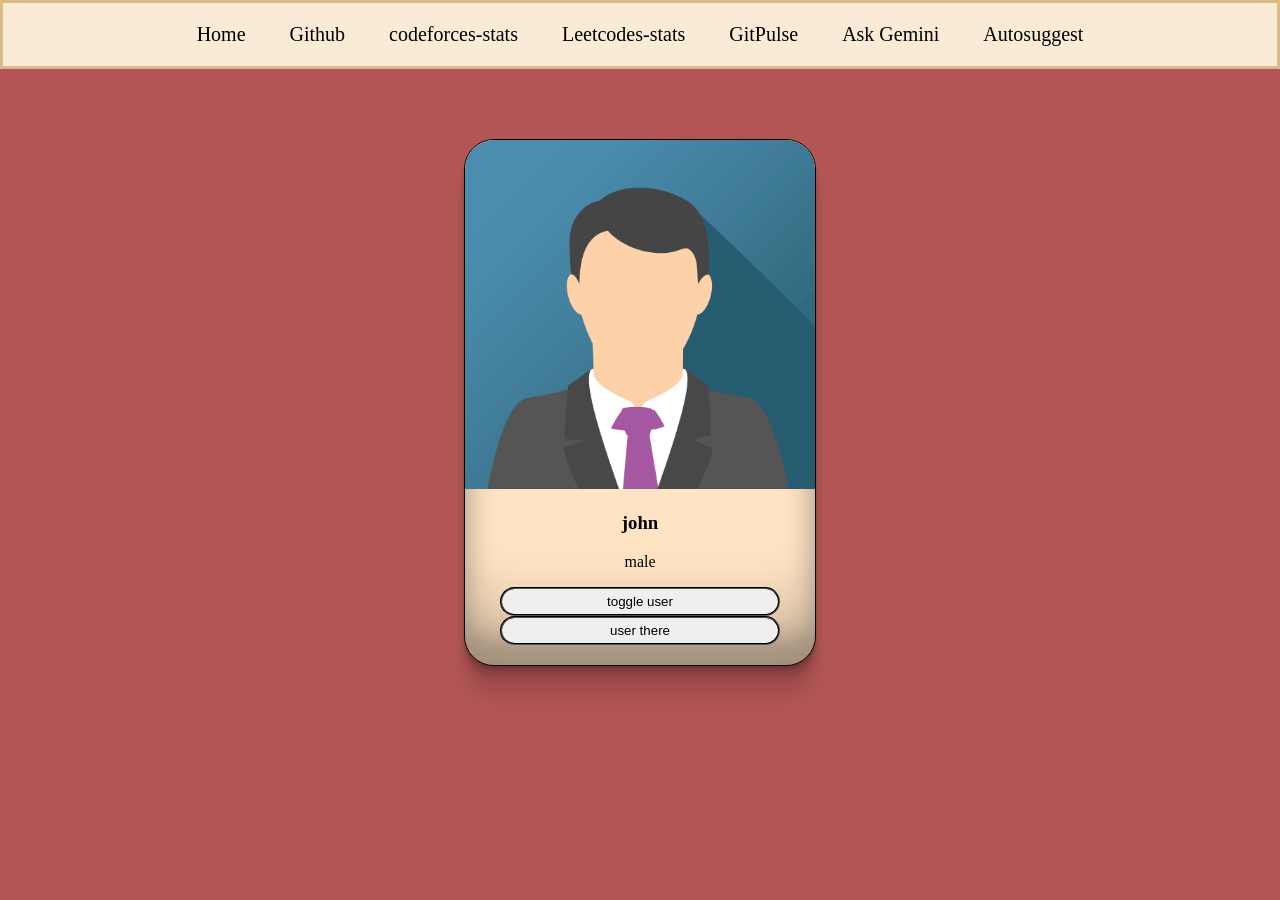
<file: target/classes/static/index.html>
<!DOCTYPE html>
<html lang="en">
<head>
    <meta charset="UTF-8">
    <meta name="viewport" content="width=device-width, initial-scale=1.0">
    <title>Auto Suggest</title>
    <link rel="stylesheet" href="index.css">
</head>
<body>
    <!-- <h1>Hello World</h1> -->
    <div class="navbar">
        <a href="">Home</a>
        <a href="https://github.com/">Github</a>
        <a href="codeforces-stats.html" target="_blank">codeforces-stats</a>
        <a href="Leetcodes-stats.html" target="_blank">Leetcodes-stats</a>
        <a href="gitpulse.html" target="_blank">GitPulse</a>
        <a href="ask-gemini.html" target="_blank">Ask Gemini</a>
        <a href="">Autosuggest</a>
    </div>
    <div class="card">
        <img id="user-image"src="john.png" alt="image not found">
        <h3 id="user-name">john</h3>
        <p id="user-gender">male</p>
        <button onclick="toggleuser()">toggle user</button>
        <br>
        <button id="button2"onclick="randomUser()">user there</button>
    </div>
    <script src="index.js"></script>
</body>
</html>
</file>
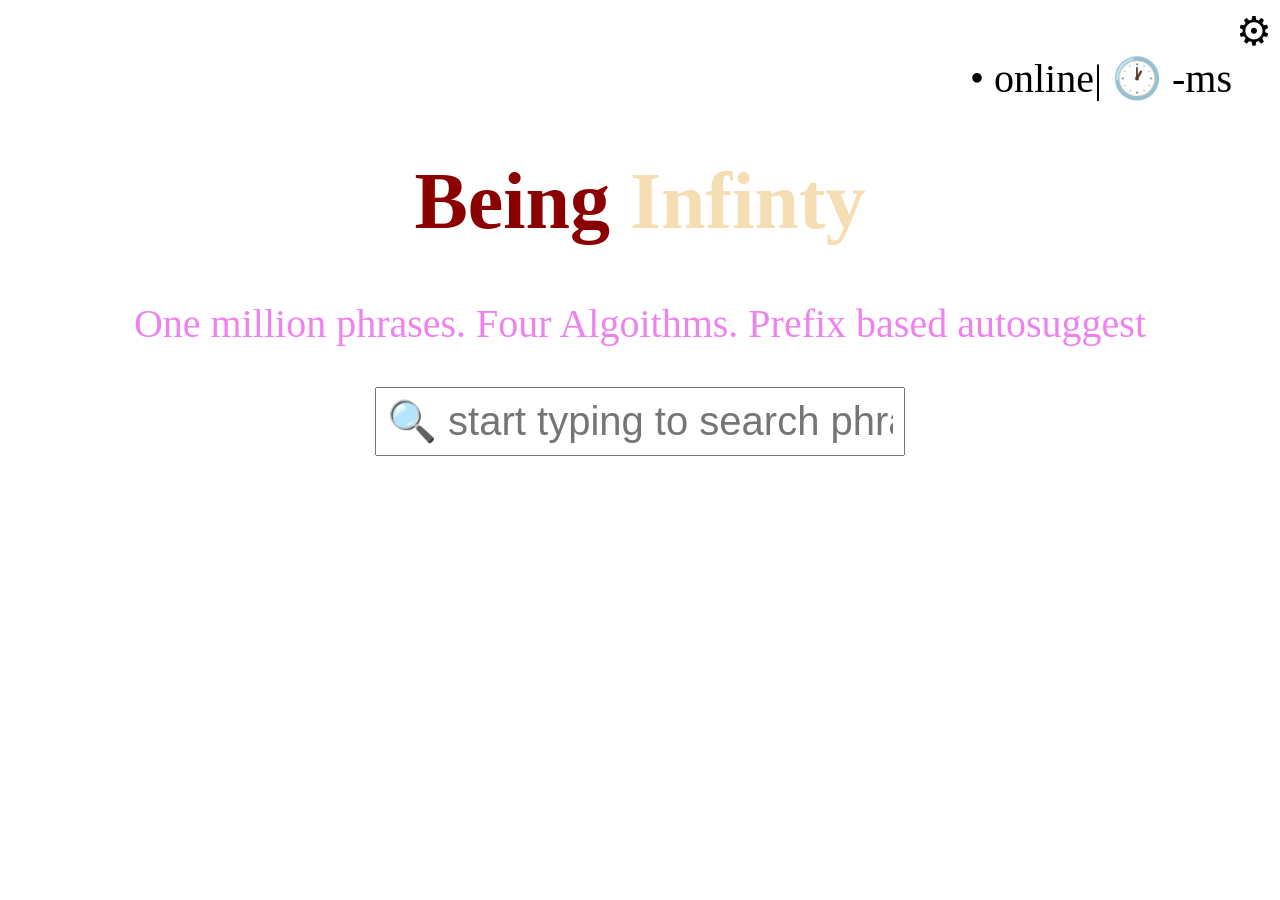
<file: target/classes/static/autosuggest.html>
<!DOCTYPE html>
<html lang="en">
<head>
    <meta charset="UTF-8">
    <meta name="viewport" content="width=device-width, initial-scale=1.0">
    <style>
        body{
            text-align: center;
            font-size: 40px;
        }
        input{
            font-size: 40px;
            padding: 10px;
        }
        .pill{
            text-align: right;
            margin-right: 40px;
        }
        .gear{
            text-align: right;
            margin-left: 40px;
        }
        .first{
            color: darkred;
        }
        .second{
            color: wheat;
        }
        .text{
            color: violet;
        }
    </style>
    <title>Document</title>
</head>
<body>
    <div class="gear">
        <span>&#9881</span>
    </div>
    <div class="pill">
        <span>&#8226 online| &#x1F550 -ms</span>
    </div>
    <h1><span class="first">Being </span><span class="second">Infinty</span></h1>
    <div class="text">
        <p>One million phrases. Four Algoithms. Prefix based autosuggest</p>
    </div>
    <p>
        <input placeholder="&#x1F50D start typing to search phrase">
    </p>
</body>
</html>
</file>
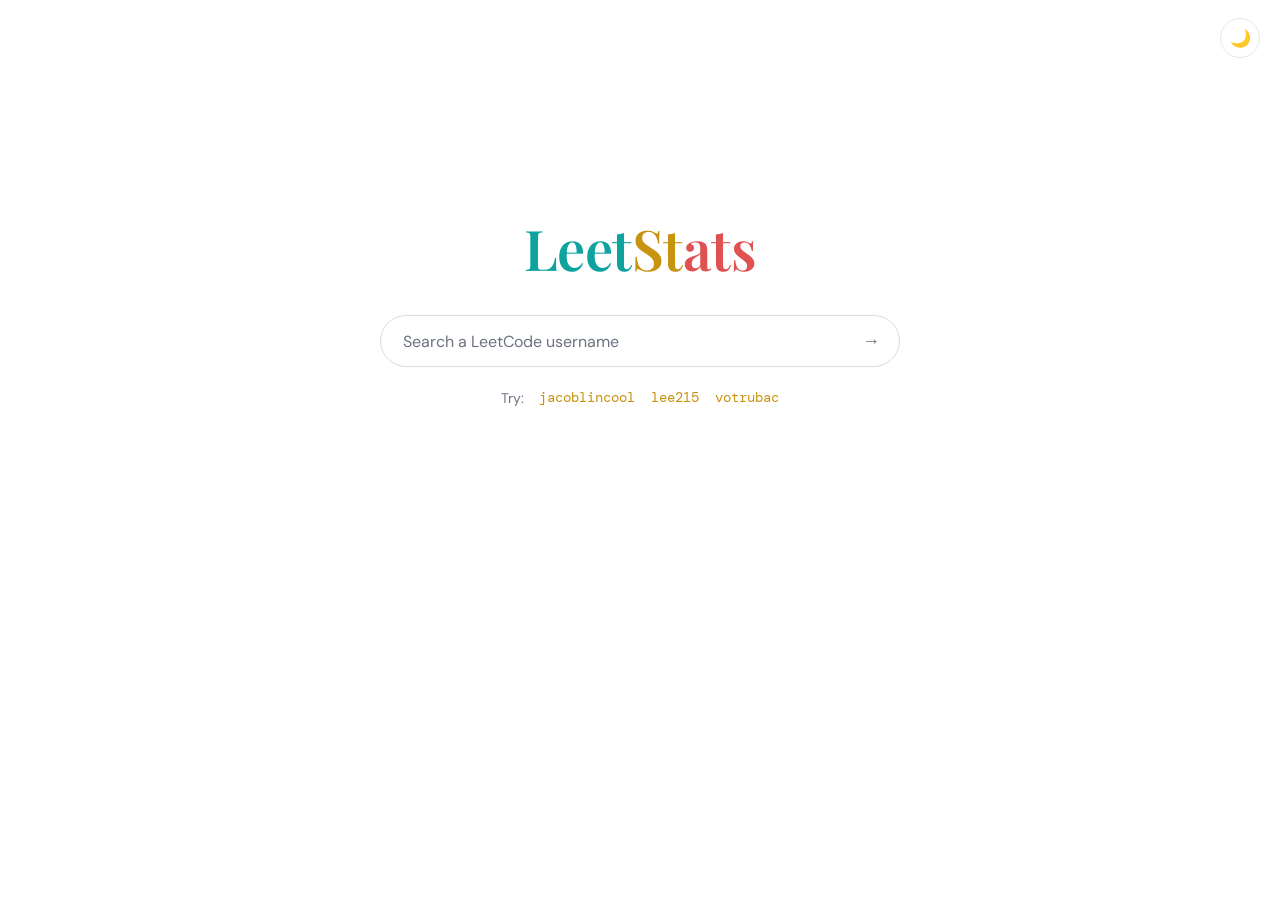
<file: target/classes/static/leetcode-stats.html>
<!DOCTYPE html>
<html lang="en" data-theme="light">
<head>
<meta charset="UTF-8">
<meta name="viewport" content="width=device-width, initial-scale=1.0">
<title>LeetStats</title>
<link rel="preconnect" href="https://fonts.googleapis.com">
<link rel="preconnect" href="https://fonts.gstatic.com" crossorigin>
<link href="https://fonts.googleapis.com/css2?family=Playfair+Display:wght@600&family=DM+Sans:wght@400;500;700&family=DM+Mono:wght@400;500&display=swap" rel="stylesheet">
<style>
  :root, [data-theme="light"] {
    --bg: #ffffff;
    --text: #1f2328;
    --muted: #6b7280;
    --line: #e5e7eb;
    --surface: #ffffff;
    --input-border: #dadce0;
    --input-shadow: rgba(32, 33, 36, 0.12);
    --track: #f0f1f3;
    --easy: #0fa39e;
    --medium: #c8930f;
    --hard: #e05252;
    --accent: #c8930f;
    --card-shadow: 0 1px 3px rgba(32, 33, 36, 0.08), 0 8px 28px rgba(32, 33, 36, 0.06);
  }
  [data-theme="dark"] {
    --bg: #0a0b0d;
    --text: #e9e7e2;
    --muted: #8b8f98;
    --line: rgba(255, 255, 255, 0.09);
    --surface: #121418;
    --input-border: rgba(255, 255, 255, 0.14);
    --input-shadow: rgba(0, 0, 0, 0.5);
    --track: rgba(255, 255, 255, 0.08);
    --easy: #3ddad7;
    --medium: #e3b341;
    --hard: #ff6b6b;
    --accent: #e3b341;
    --card-shadow: 0 20px 50px rgba(0, 0, 0, 0.45);
  }

  * { margin: 0; padding: 0; box-sizing: border-box; }

  html, body { height: 100%; }

  body {
    background: var(--bg);
    color: var(--text);
    font-family: "DM Sans", system-ui, sans-serif;
    display: flex;
    flex-direction: column;
    align-items: center;
    transition: background 0.25s, color 0.25s;
  }

  /* theme toggle, top right */
  .theme-toggle {
    position: fixed;
    top: 18px;
    right: 20px;
    width: 40px;
    height: 40px;
    border-radius: 50%;
    border: 1px solid var(--line);
    background: var(--surface);
    color: var(--text);
    font-size: 17px;
    cursor: pointer;
    display: flex;
    align-items: center;
    justify-content: center;
    transition: background 0.25s, border-color 0.25s, transform 0.15s;
    z-index: 10;
  }
  .theme-toggle:hover { transform: scale(1.06); }
  .theme-toggle:focus-visible { outline: 2px solid var(--accent); outline-offset: 2px; }

  main {
    width: 100%;
    max-width: 640px;
    padding: 0 24px 64px;
    display: flex;
    flex-direction: column;
    align-items: center;
    /* Google-style: sits a bit above vertical center when idle */
    margin-top: clamp(96px, 24vh, 210px);
    transition: margin-top 0.45s cubic-bezier(0.3, 0.8, 0.3, 1);
  }
  body.has-result main { margin-top: 72px; }

  .wordmark {
    font-family: "Playfair Display", serif;
    font-weight: 600;
    font-size: clamp(40px, 8vw, 56px);
    letter-spacing: -0.01em;
    margin-bottom: 30px;
    user-select: none;
  }
  .wordmark .l { color: var(--easy); }
  .wordmark .e { color: var(--medium); }
  .wordmark .t { color: var(--hard); }

  /* search */
  .search {
    width: 100%;
    max-width: 520px;
    display: flex;
    align-items: center;
    gap: 12px;
    background: var(--surface);
    border: 1px solid var(--input-border);
    border-radius: 999px;
    padding: 0 8px 0 22px;
    height: 52px;
    transition: box-shadow 0.2s, border-color 0.2s, background 0.25s;
  }
  .search:focus-within {
    box-shadow: 0 2px 10px var(--input-shadow);
    border-color: transparent;
  }
  [data-theme="dark"] .search:focus-within { border-color: var(--accent); box-shadow: none; }

  .search input {
    flex: 1;
    min-width: 0;
    border: none;
    outline: none;
    background: transparent;
    color: var(--text);
    font-family: "DM Mono", monospace;
    font-size: 16px;
  }
  .search input::placeholder { color: var(--muted); font-family: "DM Sans", sans-serif; }

  .search button {
    border: none;
    background: transparent;
    color: var(--muted);
    font-size: 18px;
    width: 40px;
    height: 40px;
    border-radius: 50%;
    cursor: pointer;
    display: flex;
    align-items: center;
    justify-content: center;
    transition: color 0.15s, background 0.15s;
  }
  .search button:hover { color: var(--accent); background: var(--track); }
  .search button:focus-visible { outline: 2px solid var(--accent); outline-offset: 1px; }
  .search button:disabled { opacity: 0.45; cursor: wait; }

  .try {
    margin-top: 20px;
    font-size: 14px;
    color: var(--muted);
    display: flex;
    gap: 14px;
    align-items: center;
    flex-wrap: wrap;
    justify-content: center;
  }
  .try button {
    background: none;
    border: none;
    padding: 2px 1px;
    color: var(--accent);
    font-family: "DM Mono", monospace;
    font-size: 13.5px;
    cursor: pointer;
    border-bottom: 1px dashed transparent;
    transition: border-color 0.15s;
  }
  .try button:hover { border-bottom-color: var(--accent); }
  .try button:focus-visible { outline: 2px solid var(--accent); outline-offset: 2px; }

  /* states */
  .loader {
    margin-top: 52px;
    width: 34px; height: 34px;
    border: 3px solid var(--track);
    border-top-color: var(--accent);
    border-radius: 50%;
    animation: spin 0.8s linear infinite;
  }
  @keyframes spin { to { transform: rotate(360deg); } }

  .error {
    margin-top: 44px;
    text-align: center;
    color: var(--muted);
    font-size: 14.5px;
    line-height: 1.6;
    max-width: 420px;
  }
  .error b { color: var(--hard); font-weight: 700; display: block; margin-bottom: 4px; }

  /* card */
  .card {
    width: 100%;
    margin-top: 44px;
    background: var(--surface);
    border: 1px solid var(--line);
    border-radius: 18px;
    padding: 30px 34px;
    box-shadow: var(--card-shadow);
    animation: rise 0.45s cubic-bezier(0.2, 0.7, 0.3, 1) both;
    transition: background 0.25s, border-color 0.25s;
  }
  @keyframes rise {
    from { opacity: 0; transform: translateY(14px); }
    to   { opacity: 1; transform: translateY(0); }
  }

  .card-head {
    display: flex;
    justify-content: space-between;
    align-items: baseline;
    gap: 10px;
    flex-wrap: wrap;
    margin-bottom: 26px;
  }
  .card-head a {
    font-family: "Playfair Display", serif;
    font-size: 23px;
    font-weight: 600;
    color: var(--text);
    text-decoration: none;
  }
  .card-head a:hover { color: var(--accent); }
  .card-head .rank {
    font-family: "DM Mono", monospace;
    font-size: 13px;
    color: var(--muted);
  }
  .card-head .rank b { color: var(--accent); font-weight: 500; }

  .card-body {
    display: grid;
    grid-template-columns: 168px 1fr;
    gap: 34px;
    align-items: center;
  }

  .ring-wrap { position: relative; width: 168px; height: 168px; margin: 0 auto; }
  .ring-wrap svg { transform: rotate(-90deg); display: block; }
  .ring-track { fill: none; stroke: var(--track); stroke-width: 9; }
  .ring-fill {
    fill: none;
    stroke: var(--accent);
    stroke-width: 9;
    stroke-linecap: round;
    transition: stroke-dashoffset 1.1s cubic-bezier(0.3, 0.8, 0.3, 1), stroke 0.25s;
  }
  .ring-center {
    position: absolute; inset: 0;
    display: flex; flex-direction: column;
    align-items: center; justify-content: center;
  }
  .ring-center .big {
    font-family: "DM Mono", monospace;
    font-size: 36px;
    line-height: 1;
  }
  .ring-center .small {
    color: var(--muted);
    font-size: 11.5px;
    margin-top: 6px;
    letter-spacing: 0.06em;
    text-transform: uppercase;
  }

  .bars { display: flex; flex-direction: column; gap: 18px; }
  .bar-top {
    display: flex;
    justify-content: space-between;
    align-items: baseline;
    margin-bottom: 7px;
  }
  .bar-top .label {
    font-size: 12.5px;
    font-weight: 700;
    letter-spacing: 0.09em;
    text-transform: uppercase;
  }
  .bar-top .nums {
    font-family: "DM Mono", monospace;
    font-size: 13px;
    color: var(--muted);
  }
  .bar-top .nums b { color: var(--text); font-weight: 500; }
  .bar-track { height: 7px; border-radius: 99px; background: var(--track); overflow: hidden; }
  .bar-fill { height: 100%; width: 0; border-radius: 99px; transition: width 1.1s cubic-bezier(0.3, 0.8, 0.3, 1); }
  .easy   .label { color: var(--easy); }   .easy   .bar-fill { background: var(--easy); }
  .medium .label { color: var(--medium); } .medium .bar-fill { background: var(--medium); }
  .hard   .label { color: var(--hard); }   .hard   .bar-fill { background: var(--hard); }

  .hidden { display: none !important; }

  @media (max-width: 540px) {
    .card { padding: 24px 20px; }
    .card-body { grid-template-columns: 1fr; gap: 26px; }
  }

  @media (prefers-reduced-motion: reduce) {
    * { animation: none !important; transition: none !important; }
  }
</style>
</head>
<body>
  <button class="theme-toggle" id="theme-toggle" aria-label="Switch theme" title="Switch theme">🌙</button>

  <main>
    <h1 class="wordmark"><span class="l">Leet</span><span class="e">St</span><span class="t">ats</span></h1>

    <div class="search">
      <input id="username" type="text" placeholder="Search a LeetCode username" autocomplete="off" spellcheck="false" aria-label="LeetCode username">
      <button id="go" aria-label="Fetch stats" title="Fetch stats">→</button>
    </div>

    <div class="try">
      <span>Try:</span>
      <button data-u="jacoblincool">jacoblincool</button>
      <button data-u="lee215">lee215</button>
      <button data-u="votrubac">votrubac</button>
    </div>

    <div id="loading" class="loader hidden" role="status" aria-label="Loading"></div>

    <div id="error" class="error hidden" role="alert">
      <b>Couldn't fetch that profile</b>
      <span id="error-msg"></span>
    </div>

    <section id="card" class="card hidden" aria-live="polite">
      <div class="card-head">
        <a id="profile-link" href="#" target="_blank" rel="noopener"></a>
        <span class="rank">Rank <b id="ranking">—</b></span>
      </div>
      <div class="card-body">
        <div class="ring-wrap">
          <svg width="168" height="168" viewBox="0 0 168 168" aria-hidden="true">
            <circle class="ring-track" cx="84" cy="84" r="74"></circle>
            <circle class="ring-fill" id="ring" cx="84" cy="84" r="74"></circle>
          </svg>
          <div class="ring-center">
            <div class="big" id="total-solved">0</div>
            <div class="small" id="total-label">solved</div>
          </div>
        </div>
        <div class="bars">
          <div class="bar-row easy">
            <div class="bar-top"><span class="label">Easy</span>
              <span class="nums"><b id="easy-solved">0</b> / <span id="easy-total">0</span></span></div>
            <div class="bar-track"><div class="bar-fill" id="easy-bar"></div></div>
          </div>
          <div class="bar-row medium">
            <div class="bar-top"><span class="label">Medium</span>
              <span class="nums"><b id="medium-solved">0</b> / <span id="medium-total">0</span></span></div>
            <div class="bar-track"><div class="bar-fill" id="medium-bar"></div></div>
          </div>
          <div class="bar-row hard">
            <div class="bar-top"><span class="label">Hard</span>
              <span class="nums"><b id="hard-solved">0</b> / <span id="hard-total">0</span></span></div>
            <div class="bar-track"><div class="bar-fill" id="hard-bar"></div></div>
          </div>
        </div>
      </div>
    </section>
  </main>

<script>
(function () {
  "use strict";

  /* ---------- theme ---------- */
  var root = document.documentElement;
  var toggle = document.getElementById("theme-toggle");
  var prefersDark = window.matchMedia("(prefers-color-scheme: dark)").matches;
  setTheme(prefersDark ? "dark" : "light");

  function setTheme(t) {
    root.setAttribute("data-theme", t);
    toggle.textContent = t === "dark" ? "☀️" : "🌙";
  }
  toggle.addEventListener("click", function () {
    setTheme(root.getAttribute("data-theme") === "dark" ? "light" : "dark");
  });

  /* ---------- elements ---------- */
  var input = document.getElementById("username");
  var goBtn = document.getElementById("go");
  var loadingEl = document.getElementById("loading");
  var errorEl = document.getElementById("error");
  var errorMsg = document.getElementById("error-msg");
  var cardEl = document.getElementById("card");

  var RING_R = 74;
  var RING_C = 2 * Math.PI * RING_R;
  var ring = document.getElementById("ring");
  ring.setAttribute("stroke-dasharray", RING_C);
  ring.setAttribute("stroke-dashoffset", RING_C);

  /* ---------- data sources (tried in order) ---------- */
  var SOURCES = [
    {
      url: function (u) { return "https://leetcode-api-faisalshohag.vercel.app/" + encodeURIComponent(u); },
      parse: function (d) {
        if (!d || d.errors || d.totalSolved === undefined) return null;
        return pick(d);
      }
    },
    {
      url: function (u) { return "https://alfa-leetcode-api.onrender.com/userProfile/" + encodeURIComponent(u); },
      parse: function (d) {
        if (!d || d.errors || d.totalSolved === undefined) return null;
        return pick(d);
      }
    },
    {
      url: function (u) { return "https://leetcode-stats-api.herokuapp.com/" + encodeURIComponent(u); },
      parse: function (d) {
        if (!d || d.status !== "success") return null;
        return pick(d);
      }
    }
  ];

  function pick(d) {
    return {
      totalSolved: d.totalSolved, totalQuestions: d.totalQuestions,
      easySolved: d.easySolved, totalEasy: d.totalEasy,
      mediumSolved: d.mediumSolved, totalMedium: d.totalMedium,
      hardSolved: d.hardSolved, totalHard: d.totalHard,
      ranking: d.ranking
    };
  }

  function fetchWithTimeout(url, ms) {
    var ctrl = new AbortController();
    var t = setTimeout(function () { ctrl.abort(); }, ms);
    return fetch(url, { signal: ctrl.signal })
      .then(function (r) { return r.json(); })
      .finally(function () { clearTimeout(t); });
  }

  function fetchStats(username) {
    var i = 0;
    function tryNext() {
      if (i >= SOURCES.length) return Promise.reject(new Error("all sources failed"));
      var src = SOURCES[i++];
      return fetchWithTimeout(src.url(username), 12000)
        .then(function (json) {
          var parsed = src.parse(json);
          return parsed || tryNext();
        })
        .catch(function () { return tryNext(); });
    }
    return tryNext();
  }

  /* ---------- rendering ---------- */
  function fmt(n) {
    if (n === null || n === undefined || isNaN(n)) return "—";
    return Number(n).toLocaleString("en-US");
  }

  function countUp(el, target, ms) {
    var reduce = window.matchMedia("(prefers-reduced-motion: reduce)").matches;
    if (reduce || !target) { el.textContent = fmt(target || 0); return; }
    var start = performance.now();
    (function step(now) {
      var p = Math.min(((now || performance.now()) - start) / ms, 1);
      var eased = 1 - Math.pow(1 - p, 3);
      el.textContent = fmt(Math.round(target * eased));
      if (p < 1) requestAnimationFrame(step);
    })();
  }

  function setBar(id, solved, total) {
    var pct = total > 0 ? (solved / total) * 100 : 0;
    document.getElementById(id).style.width = Math.max(pct, solved > 0 ? 2 : 0) + "%";
  }

  function render(username, s) {
    var link = document.getElementById("profile-link");
    link.textContent = username;
    link.href = "https://leetcode.com/u/" + encodeURIComponent(username) + "/";

    document.getElementById("ranking").textContent = "#" + fmt(s.ranking);
    document.getElementById("total-label").textContent = "of " + fmt(s.totalQuestions);
    document.getElementById("easy-solved").textContent = fmt(s.easySolved);
    document.getElementById("easy-total").textContent = fmt(s.totalEasy);
    document.getElementById("medium-solved").textContent = fmt(s.mediumSolved);
    document.getElementById("medium-total").textContent = fmt(s.totalMedium);
    document.getElementById("hard-solved").textContent = fmt(s.hardSolved);
    document.getElementById("hard-total").textContent = fmt(s.totalHard);

    document.body.classList.add("has-result");
    cardEl.classList.remove("hidden");

    requestAnimationFrame(function () {
      requestAnimationFrame(function () {
        countUp(document.getElementById("total-solved"), s.totalSolved, 1100);
        var pct = s.totalQuestions > 0 ? s.totalSolved / s.totalQuestions : 0;
        ring.setAttribute("stroke-dashoffset", RING_C * (1 - pct));
        setBar("easy-bar", s.easySolved, s.totalEasy);
        setBar("medium-bar", s.mediumSolved, s.totalMedium);
        setBar("hard-bar", s.hardSolved, s.totalHard);
      });
    });
  }

  function resetCard() {
    ring.setAttribute("stroke-dashoffset", RING_C);
    ["easy-bar", "medium-bar", "hard-bar"].forEach(function (id) {
      document.getElementById(id).style.width = "0";
    });
    document.getElementById("total-solved").textContent = "0";
  }

  /* ---------- flow ---------- */
  var busy = false;

  function lookup(username) {
    username = (username || "").trim();
    if (!username || busy) return;
    busy = true;

    input.value = username;
    goBtn.disabled = true;
    errorEl.classList.add("hidden");
    cardEl.classList.add("hidden");
    resetCard();
    loadingEl.classList.remove("hidden");

    fetchStats(username)
      .then(function (stats) {
        loadingEl.classList.add("hidden");
        render(username, stats);
      })
      .catch(function () {
        loadingEl.classList.add("hidden");
        errorMsg.textContent = 'No stats found for "' + username +
          '". Check the spelling, or the public stats APIs may be briefly busy — try again in a moment.';
        errorEl.classList.remove("hidden");
      })
      .finally(function () {
        goBtn.disabled = false;
        busy = false;
      });
  }

  goBtn.addEventListener("click", function () { lookup(input.value); });
  input.addEventListener("keydown", function (e) { if (e.key === "Enter") lookup(input.value); });
  document.querySelectorAll(".try button").forEach(function (b) {
    b.addEventListener("click", function () { lookup(b.dataset.u); });
  });
})();
</script>
</body>
</html>
</file>
<file: target/classes/static/index.css>
body{
    margin: 0px;
    background-color: rgb(179, 85, 85);
}
h1{
    color:cadetblue;
}
.navbar{
    border-style: solid;
    boder-width: 1px;
    border-color: burlywood;
    padding: 20px;
    text-align: center;
    background-color: antiquewhite;
}
.navbar a{
padding: 20px;
text-decoration: none;
color: black;
font-size: 20px;
}

.navbar a:hover{
    color:aqua;
    background-color: teal;
}

.card{
    border: 1px solid black;
    width: 350px;
    border-radius: 30px;
    text-align: center;
    overflow: hidden;
    margin-top: 70px;
    margin-left: auto;
    margin-right: auto;
    padding-bottom: 20px;
    background-color: bisque;
    box-shadow: rgba(0, 0, 0, 0.17) 0px -23px 25px 0px inset, rgba(0, 0, 0, 0.15) 0px -36px 30px 0px inset, rgba(0, 0, 0, 0.1) 0px -79px 40px 0px inset, rgba(0, 0, 0, 0.06) 0px 2px 1px, rgba(0, 0, 0, 0.09) 0px 4px 2px, rgba(0, 0, 0, 0.09) 0px 8px 4px, rgba(0, 0, 0, 0.09) 0px 16px 8px, rgba(0, 0, 0, 0.09) 0px 32px 16px;
}

.card img{
    width: 100%;
}

.card button{
    padding: 5px;
    width: 80%;
    border-style: groove;
    margin: 0px;
    border-radius: 15px;
}
</file>
